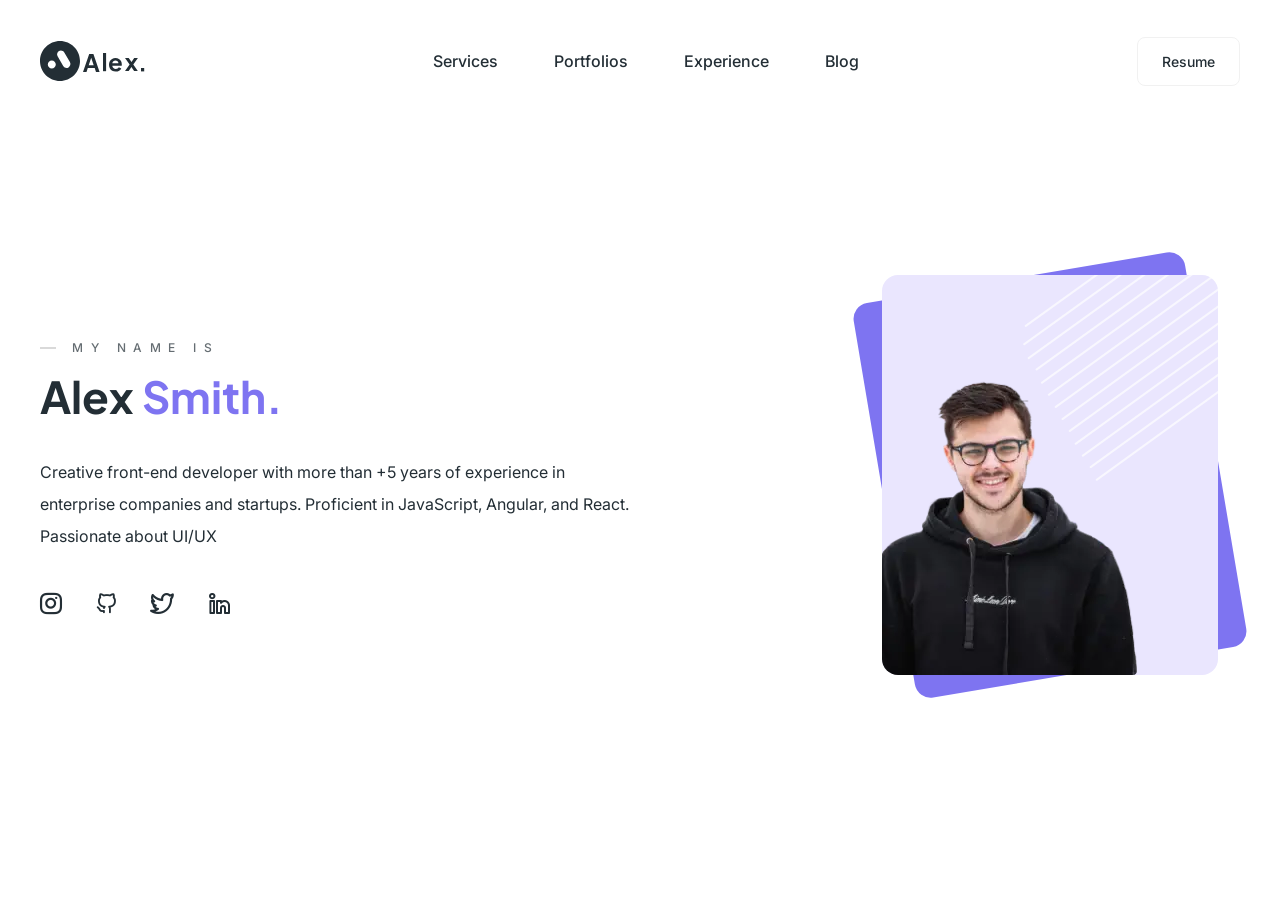
<file: index.html>
<!DOCTYPE html>
<html lang="ru">

<head>
	<title>Главная</title>
	<meta charset="UTF-8">
	<meta name="format-detection" content="telephone=no">
	<!-- <style>body{opacity: 0;}</style> -->
	<link rel="stylesheet" href="css/style.min.css?_v=20221228214704">
	<link rel="shortcut icon" href="favicon.ico">
	<!-- <meta name="robots" content="noindex, nofollow"> -->
	<meta name="viewport" content="width=device-width, initial-scale=1.0">
</head>

<body>
	<div data-fp class="wrapper">
		<header class="header">
			<div class="header__container">
				<a href="" class="header__logo"><img src="img/logo.svg" alt="Logo"></a>
				<div class="header__menu menu">
					<nav class="menu__body">
						<ul class="menu__list">
							<li class="menu__item"><a data-goto=".services" href="#" class="menu__link">Services</a></li>
							<li class="menu__item"><a data-goto=".portfolio" href="#" class="menu__link">Portfolios</a></li>
							<li class="menu__item"><a data-goto=".career" href="#" class="menu__link">Experience</a></li>
							<li class="menu__item"><a data-goto=".blog" href="#" class="menu__link">Blog</a></li>
						</ul>
					</nav>
				</div>
				<div class="header__actions">
					<a href="#" class="header__button">Resume</a>
					<button class="icon-menu"><span></span></button>
				</div>
			</div>
		</header>
		<main class="page">
			<section data-fp-section class="page__main main-section">
				<div class="main-section__container">
					<div class="main-section__content">
						<div class="main-section__title title">
							<div class="title__label">MY NAME IS</div>
							<h1 class="title__value title__value_big">Alex <span>Smith.</span></h1>
						</div>
						<div class="main-section__text text">
							Creative front-end developer with more than +5 years of experience in enterprise companies
							and startups. Proficient in JavaScript, Angular, and React. Passionate about UI/UX
						</div>
						<ul class="main-section__social social">
							<li class="social__item">
								<a href="" class="social__link _icon-s-instagram"></a>
							</li>
							<li class="social__item">
								<a href="" class="social__link _icon-s-git"></a>
							</li>
							<li class="social__item">
								<a href="" class="social__link _icon-s-twitter"></a>
							</li>
							<li class="social__item">
								<a href="" class="social__link _icon-s-linkedin"></a>
							</li>
						</ul>
					</div>
					<div class="main-section__decor decor-main-section">
						<div class="decor-main-section__box">
							<div class="decor-main-section__image">
								<picture><source srcset="img/main/picture.webp" type="image/webp"><img class="decor-main-section__picture" src="img/main/picture.png" alt="Picture"></picture>
							</div>
						</div>
					</div>
				</div>
			</section>
			<section data-fp-section class="page__services services">
				<div class="services__container">
					<div class="services__title title">
						<div class="title__label">SERVICES</div>
						<h2 class="title__value">Specialized in</h2>
					</div>
					<div class="services__items">
						<article class="services__item item-service">
							<div class="item-service__icon">
								<img src="img/services/icons/01.svg" alt="Icon">
							</div>
							<h4 class="item-service__title">UI/UX Design</h4>
							<div class="item-service__text">Turn what you have in mind of a digital product into
								reality. For any platform you consider.</div>
						</article>
						<article class="services__item item-service">
							<div class="item-service__icon">
								<img src="img/services/icons/02.svg" alt="Icon">
							</div>
							<h4 class="item-service__title">Application Development</h4>
							<div class="item-service__text">Standard designing, building, and implementing your
								applications with documentation.</div>
						</article>
						<article class="services__item item-service">
							<div class="item-service__icon">
								<img src="img/services/icons/03.svg" alt="Icon">
							</div>
							<h4 class="item-service__title">Web Development</h4>
							<div class="item-service__text">Create and maintain your websites and also take care of its
								performance and traffic capacity.</div>
						</article>
					</div>
				</div>
			</section>
			<section data-fp-section class="page__portfolio portfolio">
				<div class="portfolio__container">
					<div class="portfolio__header">
						<div class="portfolio__title title">
							<div class="title__label">MY WORKS</div>
							<h2 class="title__value">Featured Portfolios</h2>
						</div>
						<div class="portfolio__controls">
							<button type="button" class="portfolio__arrow portfolio__arrow_left _icon-slider-arrow"></button>
							<button type="button" class="portfolio__arrow portfolio__arrow_right _icon-slider-arrow"></button>
						</div>
					</div>
					<div class="portfolio__slider swiper">
						<div class="portfolio__wrapper swiper-wrapper">
							<div class="portfolio__slide swiper-slide">
								<article class="item-portfolio">
									<a href="" class="item-portfolio__image-ibg">
										<picture><source srcset="img/portfolio/01.webp" type="image/webp"><img src="img/portfolio/01.jpg" alt="Agency Website."></picture>
									</a>
									<div class="item-portfolio__body">
										<h4 class="item-portfolio__title">
											<a href="" class="item-portfolio__link-title">Agency Website.</a>
										</h4>
										<div class="item-portfolio__footer">
											<a href="" class="item-portfolio__category category-link">WordPress</a>
											<a href="" class="item-portfolio__link _icon-link"></a>
										</div>
									</div>
								</article>
							</div>
							<div class="portfolio__slide swiper-slide">
								<article class="item-portfolio">
									<a href="" class="item-portfolio__image-ibg">
										<picture><source srcset="img/portfolio/02.webp" type="image/webp"><img src="img/portfolio/02.jpg" alt="Dashboard Website."></picture>
									</a>
									<div class="item-portfolio__body">
										<h4 class="item-portfolio__title">
											<a href="" class="item-portfolio__link-title">Dashboard Website.</a>
										</h4>
										<div class="item-portfolio__footer">
											<a href="" class="item-portfolio__category category-link">React</a>
											<a href="" class="item-portfolio__link _icon-link"></a>
										</div>
									</div>
								</article>
							</div>
							<div class="portfolio__slide swiper-slide">
								<article class="item-portfolio">
									<a href="" class="item-portfolio__image-ibg">
										<picture><source srcset="img/portfolio/03.webp" type="image/webp"><img src="img/portfolio/03.jpg" alt="Support Center Website."></picture>
									</a>
									<div class="item-portfolio__body">
										<h4 class="item-portfolio__title">
											<a href="" class="item-portfolio__link-title">Support Center Website.</a>
										</h4>
										<div class="item-portfolio__footer">
											<a href="" class="item-portfolio__category category-link">PHP</a>
											<a href="" class="item-portfolio__link _icon-link"></a>
										</div>
									</div>
								</article>
							</div>
							<div class="portfolio__slide swiper-slide">
								<article class="item-portfolio">
									<a href="" class="item-portfolio__image-ibg">
										<picture><source srcset="img/portfolio/02.webp" type="image/webp"><img src="img/portfolio/02.jpg" alt="Dashboard Website."></picture>
									</a>
									<div class="item-portfolio__body">
										<h4 class="item-portfolio__title">
											<a href="" class="item-portfolio__link-title">Dashboard Website.</a>
										</h4>
										<div class="item-portfolio__footer">
											<a href="" class="item-portfolio__category category-link">React</a>
											<a href="" class="item-portfolio__link _icon-link"></a>
										</div>
									</div>
								</article>
							</div>
						</div>
					</div>
				</div>
			</section>
			<section data-fp-section class="page__career career">
				<div data-tabs="768" class="career__container">
					<div class="career__body">
						<div class="career__title title">
							<div class="title__label">career path</div>
							<h2 class="title__value">Work Experices</h2>
						</div>
						<nav data-tabs-titles class="career__navigation navigation-career">
							<button type="button" class="navigation-career__title _tab-active">Apple</button>
							<button type="button" class="navigation-career__title">Microsoft</button>
							<button type="button" class="navigation-career__title">Facebook</button>
							<button type="button" class="navigation-career__title">Slack</button>
						</nav>
						<div data-tabs-body class="career__content content-career">
							<div class="content-career__body">
								<div class="content-career__header">
									<div class="content-career__title">Front-end Developer <a href="" class="content-career__link-title">Apple .Inc</a></div>
									<div class="content-career__location">California, United States</div>
									<div class="content-career__time">Nov 2020 - Present · Full-time</div>
									<div class="content-career__categories">
										<a href="" class="category-link">Swift</a>
										<a href="" class="category-link">Go</a>
									</div>
								</div>
								<div class="content-career__main">
									<ul class="content-career__list list-content-career">
										<li class="list-content-career__item">Improving overall website performance for
											mobile users.</li>
										<li class="list-content-career__item">Collaborate with back-end developers and
											web
											designers to improve usability</li>
										<li class="list-content-career__item">Add voice search feature for mobile app.
										</li>
										<li class="list-content-career__item">Developing an admin panel to manage
											contents,
											users, products and ...</li>
									</ul>
								</div>
							</div>
							<div class="content-career__body">
								<div class="content-career__header">
									<div class="content-career__title">Front-end Developer <a href="" class="content-career__link-title">Microsoft .Inc</a></div>
									<div class="content-career__location">California, United States</div>
									<div class="content-career__time">Nov 2020 - Present · Full-time</div>
									<div class="content-career__categories">
										<a href="" class="category-link">Swift</a>
										<a href="" class="category-link">Go</a>
									</div>
								</div>
								<div class="content-career__main">
									<ul class="content-career__list list-content-career">
										<li class="list-content-career__item">Improving overall website performance for
											mobile users.</li>
										<li class="list-content-career__item">Collaborate with back-end developers and
											web
											designers to improve usability</li>
										<li class="list-content-career__item">Add voice search feature for mobile app.
										</li>
										<li class="list-content-career__item">Developing an admin panel to manage
											contents,
											users, products and ...</li>
									</ul>
								</div>
							</div>
							<div class="content-career__body">
								<div class="content-career__header">
									<div class="content-career__title">Front-end Developer <a href="" class="content-career__link-title">Facebook .Inc</a></div>
									<div class="content-career__location">California, United States</div>
									<div class="content-career__time">Nov 2020 - Present · Full-time</div>
									<div class="content-career__categories">
										<a href="" class="category-link">Swift</a>
										<a href="" class="category-link">Go</a>
									</div>
								</div>
								<div class="content-career__main">
									<ul class="content-career__list list-content-career">
										<li class="list-content-career__item">Improving overall website performance for
											mobile users.</li>
										<li class="list-content-career__item">Collaborate with back-end developers and
											web
											designers to improve usability</li>
										<li class="list-content-career__item">Add voice search feature for mobile app.
										</li>
										<li class="list-content-career__item">Developing an admin panel to manage
											contents,
											users, products and ...</li>
									</ul>
								</div>
							</div>
							<div class="content-career__body">
								<div class="content-career__header">
									<div class="content-career__title">Front-end Developer <a href="" class="content-career__link-title">Slack .Inc</a></div>
									<div class="content-career__location">California, United States</div>
									<div class="content-career__time">Nov 2020 - Present · Full-time</div>
									<div class="content-career__categories">
										<a href="" class="category-link">Swift</a>
										<a href="" class="category-link">Go</a>
									</div>
								</div>
								<div class="content-career__main">
									<ul class="content-career__list list-content-career">
										<li class="list-content-career__item">Improving overall website performance for
											mobile users.</li>
										<li class="list-content-career__item">Collaborate with back-end developers and
											web
											designers to improve usability</li>
										<li class="list-content-career__item">Add voice search feature for mobile app.
										</li>
										<li class="list-content-career__item">Developing an admin panel to manage
											contents,
											users, products and ...</li>
									</ul>
								</div>
							</div>
						</div>
					</div>
				</div>
			</section>
			<section data-fp-section class="page__blog blog">
				<div class="blog__container">
					<div class="blog__title title">
						<div class="title__label">MY ARTICLES</div>
						<h2 class="title__value">Personal Blog</h2>
					</div>
					<div class="blog__items">
						<article class="blog__item item-blog">
							<a href="" class="item-blog__image-ibg">
								<picture><source srcset="img/blog/01.webp" type="image/webp"><img src="img/blog/01.jpg" alt="How to prototype in figma"></picture>
							</a>
							<div class="item-blog__body">
								<h4 class="item-blog__title">
									<a href="" class="item-blog__link-title">How to prototype in figma</a>
								</h4>
								<div class="item-blog__date date">July 15, 2021</div>
								<div class="item-blog__text text">Lorem ipsum dolor sit amet, consectetur adipiscing
									elit. Fusce id magna nec ante scelerisque laoreet. Fusce finibus ...</div>
								<a href="" class="item-blog__link">Continue Reading</a>
							</div>
						</article>
						<article class="blog__item item-blog">
							<a href="" class="item-blog__image-ibg">
								<picture><source srcset="img/blog/02.webp" type="image/webp"><img src="img/blog/02.jpg" alt="Being more productive with Notion."></picture>
							</a>
							<div class="item-blog__body">
								<h4 class="item-blog__title">
									<a href="" class="item-blog__link-title">Being more productive with Notion.</a>
								</h4>
								<div class="item-blog__date date">Aug 8, 2020</div>
								<div class="item-blog__text text">Lorem ipsum dolor sit amet, consectetur adipiscing
									elit. Fusce id magna nec ante scelerisque laoreet. Fusce finibus ...</div>
								<a href="" class="item-blog__link">Continue Reading</a>
							</div>
						</article>
						<article class="blog__item item-blog">
							<a href="" class="item-blog__image-ibg">
								<picture><source srcset="img/blog/03.webp" type="image/webp"><img src="img/blog/03.jpg" alt="Beginners guide to adobe illustrator"></picture>
							</a>
							<div class="item-blog__body">
								<h4 class="item-blog__title">
									<a href="" class="item-blog__link-title">Beginners guide to adobe illustrator</a>
								</h4>
								<div class="item-blog__date date">Feb 19, 2021</div>
								<div class="item-blog__text text">Lorem ipsum dolor sit amet, consectetur adipiscing
									elit. Fusce id magna nec ante scelerisque laoreet. Fusce finibus ...</div>
								<a href="" class="item-blog__link">Continue Reading</a>
							</div>
						</article>
					</div>
				</div>
			</section>
			<section data-fp-section class="page__testimonials testimonials">
				<div class="testimonials__container">
					<div class="testimonials__title title">
						<div class="title__label">MY CLIENTS</div>
						<h2 class="title__value">Testimonials</h2>
					</div>
					<div class="testimonials__items">
						<div class="testimonials__item item-testimonials">
							<div class="item-testimonials__avatar-ibg">
								<picture><source srcset="img/testimonials/01.webp" type="image/webp"><img src="img/testimonials/01.jpg" alt="Amelia Miller"></picture>
							</div>
							<div class="item-testimonials__text text">We were very pleased to hear how you resolved our
								website's user interface issues and challenges.</div>
							<div class="item-testimonials__name">Amelia Miller</div>
							<div class="item-testimonials__profession date">Designer</div>
						</div>
						<div class="testimonials__item item-testimonials">
							<div class="item-testimonials__avatar-ibg">
								<picture><source srcset="img/testimonials/02.webp" type="image/webp"><img src="img/testimonials/02.jpg" alt="James Delaney"></picture>
							</div>
							<div class="item-testimonials__text text">I’m glad I decided to work with you. The project
								was delivered on time with all the requirements.</div>
							<div class="item-testimonials__name">James Delaney</div>
							<div class="item-testimonials__profession date">Developer</div>
						</div>
						<div class="testimonials__item item-testimonials">
							<div class="item-testimonials__avatar-ibg">
								<picture><source srcset="img/testimonials/03.webp" type="image/webp"><img src="img/testimonials/03.jpg" alt="Isabella Bennett"></picture>
							</div>
							<div class="item-testimonials__text text">The management of our projects was always faced
								with difficulties, but you handled these well.</div>
							<div class="item-testimonials__name">Isabella Bennett</div>
							<div class="item-testimonials__profession date">Manager</div>
						</div>
					</div>
				</div>
			</section>
			<section data-fp-section class="page__skills skills">
				<div class="skills__container">
					<div class="skills__title title">
						<div class="title__label">LEARNING PATH</div>
						<h2 class="title__value">Education & Skills</h2>
					</div>
					<div class="skills__body">
						<div class="skills__timeline timeline">
							<div class="timeline__item">
								<div class="timeline__title">Kingston university</div>
								<div class="timeline__text">Master's degree - Software Engineering</div>
								<div class="timeline__date">2019 - 2021</div>
							</div>
							<div class="timeline__item">
								<div class="timeline__title">Kingston university</div>
								<div class="timeline__text">Bachelor's degree - Computer Engineering</div>
								<div class="timeline__date">2015 - 2019</div>
							</div>
							<div class="timeline__item">
								<div class="timeline__title">Westminster School </div>
								<div class="timeline__text">Diploma's degree - Mathematics</div>
								<div class="timeline__date">2013 - 2015</div>
							</div>
						</div>
						<div class="skills__content content-skills">
							<div class="content-skills__text text">
								<p>For 5+ years, I have been continuously learning in the field of front-end and
									experimenting with new technologies and frameworks, and here you can see a summary
									of my skills.</p>
							</div>
							<div class="content-skills__items">
								<div class="content-skills__item">
									<div class="content-skills__label">React</div>
									<div class="content-skills__line">
										<span style="width: 67.5%;"></span>
									</div>
								</div>
								<div class="content-skills__item">
									<div class="content-skills__label">Angular</div>
									<div class="content-skills__line">
										<span style="width: 52%;"></span>
									</div>
								</div>
								<div class="content-skills__item">
									<div class="content-skills__label">Javascript</div>
									<div class="content-skills__line">
										<span style="width: 63.8%;"></span>
									</div>
								</div>
							</div>
						</div>
					</div>
				</div>
			</section>
		</main>
		<div data-fp-section class="page__bottom bottom-page">
			<section class="page__contacts contacts">
				<div class="contacts__container">
					<div class="contacts__content">
						<form action="" class="contacts__form form">
							<div class="form__item">
								<input autocomplete="off" type="text" name="form[]" data-error="Error" data-required placeholder="Name" class="form__input">
							</div>
							<div class="form__item">
								<input autocomplete="off" type="text" name="form[]" data-error="Error" data-required="email" placeholder="Email" class="form__input">
							</div>
							<div class="form__item">
								<textarea autocomplete="off" name="form[]" data-error="Error" placeholder="Message" class="form__input"></textarea>
							</div>
							<div class="form__item">
								<button type="submit" class="form__button">Send Message</button>
							</div>
						</form>
						<div class="contacts__body">
							<ul class="contacts__list list-contacts">
								<li class="list-contacts__item">
									<div class="list-contacts__icon">
										<img src="img/contacts/icons/01.svg" alt="Address">
									</div>
									<div class="list-contacts__body">
										<div class="list-contacts__title">Address</div>
										<a href="" class="list-contacts__text">3424 Layman Avenue, Fayetteville, NC</a>
									</div>
								</li>
								<li class="list-contacts__item">
									<div class="list-contacts__icon">
										<img src="img/contacts/icons/02.svg" alt="Phone">
									</div>
									<div class="list-contacts__body">
										<div class="list-contacts__title">Phone</div>
										<a href="tel:5014141541" class="list-contacts__text">(501) 414-1541</a>
									</div>
								</li>
								<li class="list-contacts__item">
									<div class="list-contacts__icon">
										<img src="img/contacts/icons/03.svg" alt="E-Mail">
									</div>
									<div class="list-contacts__body">
										<div class="list-contacts__title">E-Mail</div>
										<a href="mailto:devchapter@gmail.com" class="list-contacts__text">devchapter@gmail.com</a>
									</div>
								</li>
							</ul>
						</div>
					</div>
				</div>
			</section>
			<footer class="footer">
				<div class="footer__container">
					<ul class="footer__social social">
						<li class="social__item">
							<a href="" class="social__link _icon-s-instagram"></a>
						</li>
						<li class="social__item">
							<a href="" class="social__link _icon-s-git"></a>
						</li>
						<li class="social__item">
							<a href="" class="social__link _icon-s-twitter"></a>
						</li>
						<li class="social__item">
							<a href="" class="social__link _icon-s-linkedin"></a>
						</li>
					</ul>
					<div class="footer__copy">© 2022 - DevChapter</div>
				</div>
			</footer>
		</div>
	</div>
	<!-- <div id="popup" aria-hidden="true" class="popup">
	<div class="popup__wrapper">
		<div class="popup__content">
			<button data-close type="button" class="popup__close">Закрыть</button>
			<div class="popup__text">
				Text
			</div>
		</div>
	</div>
</div> -->
	<script src="js/app.min.js?_v=20221228214704"></script>
</body>

</html>
</file>
<file: css/style.min.css>
@charset "UTF-8";@import url(https://fonts.googleapis.com/css?family=Inter:regular,500&display=swap);@import url(https://fonts.googleapis.com/css?family=Plus+Jakarta+Sans:500,700&display=swap);@font-face{font-family:icons;font-display:swap;src:url(../fonts/icons.woff2) format("woff2"),url(../fonts/icons.woff) format("woff");font-weight:400;font-style:normal}.navigation-career__title::after,[class*=_icon-]:before{font-family:icons;font-style:normal;font-weight:400;font-variant:normal;text-transform:none;line-height:1;-webkit-font-smoothing:antialiased;-moz-osx-font-smoothing:grayscale}[class*=_icon-]:before{display:block}._icon-link:before{content:"\e900"}._icon-s-git:before{content:"\e901"}._icon-s-instagram:before{content:"\e902"}._icon-slider-arrow:before{content:"\e903"}._icon-s-linkedin:before{content:"\e904"}._icon-s-twitter:before{content:"\e905"}*{padding:0;margin:0;border:0}*,:after,:before{-webkit-box-sizing:border-box;box-sizing:border-box}body,html{height:100%;min-width:320px}body{color:#232e35;line-height:1;font-family:Inter;font-size:1rem;-ms-text-size-adjust:100%;-moz-text-size-adjust:100%;-webkit-text-size-adjust:100%;-webkit-font-smoothing:antialiased;-moz-osx-font-smoothing:grayscale}button,input,textarea{font-family:Inter;font-size:inherit}button{cursor:pointer;color:inherit;background-color:inherit}a{color:inherit;text-decoration:none}ul li{list-style:none}img{vertical-align:top}h1,h2,h3,h4,h5,h6{font-weight:inherit;font-size:inherit}.lock body{overflow:hidden;-ms-touch-action:none;touch-action:none;-ms-scroll-chaining:none;overscroll-behavior:none}.wrapper{min-height:100%;display:-webkit-box;display:-ms-flexbox;display:flex;-webkit-box-orient:vertical;-webkit-box-direction:normal;-ms-flex-direction:column;flex-direction:column;overflow:hidden}.wrapper>main{-webkit-box-flex:1;-ms-flex:1 1 auto;flex:1 1 auto}.wrapper>*{min-width:0}[class*=__container]{min-height:100%;max-width:76.875rem;margin:0 auto;padding:0 .9375rem}.fp-init body{overflow:hidden;-ms-touch-action:none;touch-action:none;-ms-scroll-chaining:none;overscroll-behavior:none}[data-fp]{min-height:100vh}.touch [data-fp]{min-height:calc(var(--vh,1vh) * 100)}.fp-init [data-fp]{z-index:1;-ms-touch-action:none;touch-action:none;position:relative;overflow:hidden}.fp-switching [data-fp-section]{-ms-touch-action:none;touch-action:none}.fp-init [data-fp-section]{position:absolute;top:0;left:0;right:0;bottom:0;width:100%;height:100%;overflow:auto}.fp-init .cards-mode [data-fp-section],.fp-init .slider-mode [data-fp-section]{-webkit-transition:-webkit-transform .7s cubic-bezier(.55,.085,0,.99) 0s;transition:-webkit-transform .7s cubic-bezier(.55,.085,0,.99) 0s;-o-transition:transform .7s cubic-bezier(.55,.085,0,.99) 0s;transition:transform .7s cubic-bezier(.55,.085,0,.99) 0s;transition:transform .7s cubic-bezier(.55,.085,0,.99) 0s,-webkit-transform .7s cubic-bezier(.55,.085,0,.99) 0s}.fp-init .fade-mode [data-fp-section]{-webkit-transition:opacity .5s ease-in-out 0s,visibility .5s ease-in-out 0s;-o-transition:opacity .5s ease-in-out 0s,visibility .5s ease-in-out 0s;transition:opacity .5s ease-in-out 0s,visibility .5s ease-in-out 0s}.fp-bullets{position:fixed;top:50%;-webkit-transform:translate(0,-50%);-ms-transform:translate(0,-50%);transform:translate(0,-50%);right:2.5rem;max-height:100%;display:-webkit-box;display:-ms-flexbox;display:flex;-webkit-box-orient:vertical;-webkit-box-direction:normal;-ms-flex-direction:column;flex-direction:column;-ms-flex-wrap:wrap;flex-wrap:wrap;-webkit-box-align:center;-ms-flex-align:center;align-items:center;-webkit-box-pack:center;-ms-flex-pack:center;justify-content:center;z-index:2;gap:.625rem}.fp-bullets .fp-bullet{cursor:pointer;width:1.25rem;height:1.25rem;-webkit-box-flex:0;-ms-flex:0 0 1.25rem;flex:0 0 1.25rem;border-radius:.625rem;background-color:#100c46;-webkit-box-shadow:0 0 .1875rem #6257fe,0 0 1.875rem rgba(255,255,255,.8);box-shadow:0 0 .1875rem #6257fe,0 0 1.875rem rgba(255,255,255,.8);border:.0625rem solid #fff;opacity:.6;-webkit-transition:opacity .4s ease-in-out 0s,background-color .4s ease-in-out 0s,-webkit-transform .4s ease-in-out 0s,-webkit-box-shadow .4s ease-in-out 0s;transition:opacity .4s ease-in-out 0s,background-color .4s ease-in-out 0s,-webkit-transform .4s ease-in-out 0s,-webkit-box-shadow .4s ease-in-out 0s;-o-transition:transform .4s ease-in-out 0s,opacity .4s ease-in-out 0s,background-color .4s ease-in-out 0s,box-shadow .4s ease-in-out 0s;transition:transform .4s ease-in-out 0s,opacity .4s ease-in-out 0s,background-color .4s ease-in-out 0s,box-shadow .4s ease-in-out 0s;transition:transform .4s ease-in-out 0s,opacity .4s ease-in-out 0s,background-color .4s ease-in-out 0s,box-shadow .4s ease-in-out 0s,-webkit-transform .4s ease-in-out 0s,-webkit-box-shadow .4s ease-in-out 0s}.fp-bullets .fp-bullet-active{opacity:1;background-color:#6257fe;-webkit-transform:translate3D(-.3125rem,-.125rem,0);-ms-transform:translate3D(-.3125rem,-.125rem,0);transform:translate3D(-.3125rem,-.125rem,0);-webkit-box-shadow:.3125rem .125rem .1875rem #100c46,0 0 1.875rem rgba(255,255,255,.8);box-shadow:.3125rem .125rem .1875rem #100c46,0 0 1.875rem rgba(255,255,255,.8)}[class*=-ibg]{position:relative}[class*=-ibg] img{position:absolute;width:100%;height:100%;top:0;left:0;-o-object-fit:cover;object-fit:cover}[class*=-ibg_contain] img{-o-object-fit:contain;object-fit:contain}.title__label{text-transform:uppercase;font-weight:500;font-size:.75rem;line-height:2;letter-spacing:.625em;color:#656d72;display:-webkit-box;display:-ms-flexbox;display:flex;-webkit-box-align:center;-ms-flex-align:center;align-items:center;gap:1rem}.title__label::before{content:"";width:1rem;height:.125rem;background-color:#d9d9d9}.title__label:not(:last-child){margin-bottom:.75em}.title__value{font-family:"Plus Jakarta Sans";font-weight:700;line-height:1.25}.title__value span{color:#7e74f1}.title__value_big{line-height:1.25}.text{line-height:2}.text p:not(:last-child){margin-bottom:.9375rem}.social{display:-webkit-box;display:-ms-flexbox;display:flex;-ms-flex-wrap:wrap;flex-wrap:wrap;-webkit-box-align:center;-ms-flex-align:center;align-items:center;row-gap:.3125rem}.social__link{font-size:1.375rem;-webkit-transition:all .3s ease 0s;-o-transition:all .3s ease 0s;transition:all .3s ease 0s}.category-link{display:inline-block;border:1px solid #f1f1f1;border-radius:.25rem;color:#656d72;font-size:.75rem;padding:.25rem .5rem;line-height:1.25;-webkit-transition:all .3s ease 0s;-o-transition:all .3s ease 0s;transition:all .3s ease 0s}.date{padding:.25rem .5rem;display:inline-block;background:#fbfbfb;border-radius:.25rem;color:#656d72;font-size:.75rem;line-height:1.25}.header{position:fixed;width:100%;top:0;left:0;z-index:100;background-color:rgba(255,255,255,.75)}.header__container{display:-webkit-box;display:-ms-flexbox;display:flex;-webkit-box-align:center;-ms-flex-align:center;align-items:center;-webkit-box-pack:justify;-ms-flex-pack:justify;justify-content:space-between;gap:.9375rem;padding-bottom:.3125rem;padding-top:.3125rem;min-height:123px}.header__logo{position:relative;z-index:5}.header__button{position:relative;z-index:5;border:.0625rem solid #f1f1f1;border-radius:.5rem;font-weight:500;font-size:.875rem;line-height:1.2142857143;padding:.9375rem 1.5rem;-webkit-transition:all .3s ease 0s;-o-transition:all .3s ease 0s;transition:all .3s ease 0s}.header__actions{display:-webkit-box;display:-ms-flexbox;display:flex;gap:.9375rem;-webkit-box-align:center;-ms-flex-align:center;align-items:center}.menu__item{text-align:center}.menu__link{font-weight:500;line-height:1.1875;-webkit-transition:color .3s ease 0s;-o-transition:color .3s ease 0s;transition:color .3s ease 0s}.icon-menu{display:none}.bottom-page{display:-webkit-box;display:-ms-flexbox;display:flex;-webkit-box-orient:vertical;-webkit-box-direction:normal;-ms-flex-direction:column;flex-direction:column}.footer__container{display:-webkit-box;display:-ms-flexbox;display:flex;-webkit-box-pack:center;-ms-flex-pack:center;justify-content:center;-webkit-box-align:center;-ms-flex-align:center;align-items:center;-webkit-box-orient:vertical;-webkit-box-direction:normal;-ms-flex-direction:column;flex-direction:column;gap:.9375rem}.footer__social .social__link{color:#656d72}.footer__copy{color:#656d72;font-size:.875rem;line-height:1.2142857143}.main-section__container{display:-ms-grid;display:grid;-webkit-box-align:center;-ms-flex-align:center;align-items:center;-ms-grid-columns:(1fr)[2];grid-template-columns:repeat(2,1fr);padding-top:5rem;padding-bottom:1.875rem;-webkit-column-gap:1.25rem;-moz-column-gap:1.25rem;column-gap:1.25rem}.decor-main-section{max-width:336px;margin:0 1.375rem;-ms-grid-column-align:center;justify-self:center}.decor-main-section__box{position:relative;padding-bottom:119.0476190476%}.decor-main-section__box::after,.decor-main-section__box::before{content:"";position:absolute;top:0;left:0;width:100%;height:100%;border-radius:1rem}.decor-main-section__box::before{z-index:1;background-color:#7e74f1;-webkit-transform:rotate(-9.55deg);-ms-transform:rotate(-9.55deg);transform:rotate(-9.55deg)}.decor-main-section__box::after{z-index:2;background:#eae6fe url(../img/main/lines.svg) top right/58% no-repeat}.decor-main-section__image{position:absolute;width:100%;height:100%;top:0;left:0;border-radius:1rem;overflow:hidden}.decor-main-section__picture{z-index:3;position:absolute;bottom:0;left:0;max-width:100%}.services{background-color:#fbfbfb}.services__container{display:-webkit-box;display:-ms-flexbox;display:flex;-webkit-box-orient:vertical;-webkit-box-direction:normal;-ms-flex-direction:column;flex-direction:column;-webkit-box-pack:center;-ms-flex-pack:center;justify-content:center;-webkit-box-align:center;-ms-flex-align:center;align-items:center;padding-bottom:1.875rem;padding-top:5rem}.services__items{width:100%;display:-ms-grid;display:grid;grid-template-columns:repeat(auto-fill,minmax(17.5rem,1fr))}.item-service{background-color:#fff;border-radius:.5rem;display:-ms-grid;display:grid;justify-items:center;text-align:center}.item-service__icon{width:3.5rem;height:3.5rem;display:-webkit-box;display:-ms-flexbox;display:flex;-webkit-box-pack:center;-ms-flex-pack:center;justify-content:center;-webkit-box-align:center;-ms-flex-align:center;align-items:center;border-radius:50%;background-color:#f5f3fe}.item-service__icon:not(:last-child){margin-bottom:1.5rem}.item-service__title{font-weight:500;line-height:1.25}.item-service__title:not(:last-child){margin-bottom:1rem}.item-service__text{font-size:.875rem;line-height:1.7142857143}.portfolio__container{display:-webkit-box;display:-ms-flexbox;display:flex;-webkit-box-orient:vertical;-webkit-box-direction:normal;-ms-flex-direction:column;flex-direction:column;-webkit-box-pack:center;-ms-flex-pack:center;justify-content:center;padding-bottom:1.875rem;padding-top:5rem}.portfolio__header{display:-webkit-box;display:-ms-flexbox;display:flex;gap:1.25rem;-webkit-box-align:center;-ms-flex-align:center;align-items:center;-webkit-box-pack:justify;-ms-flex-pack:justify;justify-content:space-between}.portfolio__controls{display:-webkit-box;display:-ms-flexbox;display:flex;-webkit-box-align:center;-ms-flex-align:center;align-items:center;gap:1rem;-webkit-box-pack:center;-ms-flex-pack:center;justify-content:center}.portfolio__arrow{width:2.5rem;height:2.5rem;background:#eae6fe;border-radius:1rem;color:#7e74f1;font-size:.75rem;-webkit-transition:background-color .3s ease 0s;-o-transition:background-color .3s ease 0s;transition:background-color .3s ease 0s}.portfolio__arrow.swiper-button-disabled{opacity:.5;cursor:default;background:#eae6fe;color:#7e74f1}.portfolio__arrow_left{-webkit-transform:rotate(-180deg);-ms-transform:rotate(-180deg);transform:rotate(-180deg)}.item-portfolio{border:1px solid #f5f5f5;border-radius:.5rem;overflow:hidden;display:-webkit-box;display:-ms-flexbox;display:flex;-webkit-box-orient:vertical;-webkit-box-direction:normal;-ms-flex-direction:column;flex-direction:column;min-height:100%}.item-portfolio__image-ibg{overflow:hidden;padding-bottom:81.7174515235%;opacity:.5;-webkit-transition:opacity .8s ease 0s;-o-transition:opacity .8s ease 0s;transition:opacity .8s ease 0s}.item-portfolio__image-ibg img{-o-object-position:top;object-position:top;-webkit-transition:-webkit-transform .8s ease 0s;transition:-webkit-transform .8s ease 0s;-o-transition:transform .8s ease 0s;transition:transform .8s ease 0s;transition:transform .8s ease 0s,-webkit-transform .8s ease 0s}.item-portfolio__body{padding:1.5rem;display:-webkit-box;display:-ms-flexbox;display:flex;-webkit-box-orient:vertical;-webkit-box-direction:normal;-ms-flex-direction:column;flex-direction:column;gap:1rem;-webkit-box-flex:1;-ms-flex:1 1 auto;flex:1 1 auto}.item-portfolio__title{-webkit-box-flex:1;-ms-flex:1 1 100%;flex:1 1 100%;min-height:100%}.item-portfolio__link-title{color:#232e35;font-weight:500;line-height:1.25;-webkit-transition:color .3s ease 0s;-o-transition:color .3s ease 0s;transition:color .3s ease 0s}.item-portfolio__footer{display:-webkit-box;display:-ms-flexbox;display:flex;-webkit-box-align:center;-ms-flex-align:center;align-items:center;gap:1rem}.item-portfolio__link{-webkit-transition:color .3s ease 0s;-o-transition:color .3s ease 0s;transition:color .3s ease 0s;font-size:.59375rem}.career{background:#fbfbfb}.career__container{display:-webkit-box;display:-ms-flexbox;display:flex;-webkit-box-orient:vertical;-webkit-box-direction:normal;-ms-flex-direction:column;flex-direction:column;-webkit-box-pack:center;-ms-flex-pack:center;justify-content:center;padding-bottom:1.875rem;padding-top:5rem}.career__body{display:-ms-grid;display:grid;-ms-grid-columns:auto;grid-template-columns:auto;-ms-grid-rows:auto;grid-template-rows:auto}._tab-spoller .career__navigation{display:none}.navigation-career{display:-ms-grid;display:grid;gap:.5625rem}.navigation-career__title{width:100%;padding:.875rem 1.5rem;line-height:1.1875;text-align:left;-webkit-transition:all .3s ease 0s;-o-transition:all .3s ease 0s;transition:all .3s ease 0s;display:-webkit-box;display:-ms-flexbox;display:flex;-webkit-box-pack:justify;-ms-flex-pack:justify;justify-content:space-between;-webkit-box-align:center;-ms-flex-align:center;align-items:center}.navigation-career__title:not(:last-child){margin-bottom:.5625rem}.navigation-career__title::after{font-size:.75rem;content:"\e903";display:none}._tab-spoller .navigation-career__title{border:1px solid rgba(101,109,114,.2)}._tab-spoller .navigation-career__title::after{display:block;-webkit-transform:rotate(90deg);-ms-transform:rotate(90deg);transform:rotate(90deg)}.navigation-career__title._tab-active{background-color:#fff;color:#7e74f1}.navigation-career__title._tab-active::after{display:block}._tab-spoller .navigation-career__title._tab-active::after{-webkit-transform:rotate(-90deg);-ms-transform:rotate(-90deg);transform:rotate(-90deg)}._tab-spoller .content-career__body{padding:.9375rem 0 .9375rem 0}.content-career__header{border-bottom:1px solid #f1f1f1}.content-career__title{font-weight:500;font-size:1.125rem;line-height:1.2777777778}.content-career__title:not(:last-child){margin-bottom:.5rem}.content-career__link-title{text-decoration:underline}.content-career__location{color:#656d72;font-size:.875rem;line-height:1.2142857143}.content-career__location:not(:last-child){margin-bottom:1rem}.content-career__time{color:#656d72;font-size:.875rem;line-height:1.7142857143}.content-career__time:not(:last-child){margin-bottom:1rem}.list-content-career__item{color:#656d72;line-height:1.1875;position:relative;padding-left:1.75rem}.list-content-career__item:not(:last-child){margin-bottom:1rem}.list-content-career__item::before{content:"";background-color:#d9d9d9;width:.625rem;height:.125rem;position:absolute;left:0;top:.625em}.blog__container{display:-webkit-box;display:-ms-flexbox;display:flex;-webkit-box-orient:vertical;-webkit-box-direction:normal;-ms-flex-direction:column;flex-direction:column;-webkit-box-pack:center;-ms-flex-pack:center;justify-content:center;-webkit-box-align:center;-ms-flex-align:center;align-items:center;padding-bottom:1.875rem;padding-top:5rem}.blog__items{-ms-grid-row-align:stretch;align-self:stretch;display:-ms-grid;display:grid;grid-template-columns:repeat(auto-fill,minmax(17.5rem,1fr))}.item-blog{min-height:100%;display:-webkit-box;display:-ms-flexbox;display:flex;border-radius:.5rem;overflow:hidden;border:1px solid #f1f1f1;-webkit-box-orient:vertical;-webkit-box-direction:normal;-ms-flex-direction:column;flex-direction:column}.item-blog__image-ibg{overflow:hidden;padding-bottom:67.3130193906%}.item-blog__image-ibg img{-webkit-transition:-webkit-transform .8s ease 0s;transition:-webkit-transform .8s ease 0s;-o-transition:transform .8s ease 0s;transition:transform .8s ease 0s;transition:transform .8s ease 0s,-webkit-transform .8s ease 0s}.item-blog__body{padding:1rem 1rem 1.5rem 1rem;display:-ms-grid;display:grid;gap:1rem}.item-blog__link-title{font-weight:500;line-height:1.5;-webkit-transition:color .3s ease 0s;-o-transition:color .3s ease 0s;transition:color .3s ease 0s}.item-blog__date{-ms-grid-column-align:start;justify-self:start}.item-blog__link{margin-top:1.5rem;-ms-grid-column-align:center;justify-self:center;-webkit-transition:color .3s ease 0s;-o-transition:color .3s ease 0s;transition:color .3s ease 0s}.testimonials{background:#fbfbfb}.testimonials__container{display:-webkit-box;display:-ms-flexbox;display:flex;-webkit-box-orient:vertical;-webkit-box-direction:normal;-ms-flex-direction:column;flex-direction:column;-webkit-box-pack:center;-ms-flex-pack:center;justify-content:center;padding-top:5rem;padding-bottom:1.875rem}.testimonials__items{display:-ms-grid;display:grid;row-gap:5rem;grid-template-columns:repeat(auto-fill,minmax(17.5rem,1fr))}.item-testimonials{background:#fff;border-radius:.5rem;display:-webkit-box;display:-ms-flexbox;display:flex;-webkit-box-orient:vertical;-webkit-box-direction:normal;-ms-flex-direction:column;flex-direction:column;padding-bottom:1.5rem}.item-testimonials__avatar-ibg{border-radius:50%;overflow:hidden;width:6rem;height:6rem;-ms-flex-item-align:center;-ms-grid-row-align:center;align-self:center;margin-top:-3rem}.item-testimonials__avatar-ibg:not(:last-child){margin-bottom:2rem}.item-testimonials__text{-webkit-box-flex:1;-ms-flex:1 1 auto;flex:1 1 auto}.item-testimonials__name{font-size:.875rem;font-weight:500;line-height:1.2857142857}.item-testimonials__name:not(:last-child){margin-bottom:.5625rem}.item-testimonials__profession{-ms-flex-item-align:start;align-self:flex-start}.skills__container{display:-webkit-box;display:-ms-flexbox;display:flex;-webkit-box-orient:vertical;-webkit-box-direction:normal;-ms-flex-direction:column;flex-direction:column;-webkit-box-pack:center;-ms-flex-pack:center;justify-content:center;padding-top:5rem;padding-bottom:1.875rem}.skills__body{display:-ms-grid;display:grid;gap:2.5rem}.timeline{display:-ms-grid;display:grid;gap:4rem;position:relative}.timeline::before{content:"";position:absolute;left:.75rem;top:.15625em;height:100%;width:1px;background-color:#f1f1f1}.timeline__item{padding-left:2.5rem;position:relative}.timeline__item::before{content:"";position:absolute;width:1rem;height:1rem;border-radius:50%;background-color:#f1f1f1;top:.15625em;left:.25rem;z-index:3}.timeline__item:last-child::after{content:"";position:absolute;width:1px;height:100%;left:.75rem;bottom:0;background-color:#fff;z-index:2}.timeline__title{line-height:1.25;font-weight:500}.timeline__title:not(:last-child){margin-bottom:.625rem}.timeline__text{font-size:.875rem;line-height:1.2142857143}.timeline__text:not(:last-child){margin-bottom:1.5rem}.timeline__date{line-height:1.0625;font-weight:500}.content-skills__items{display:-ms-grid;display:grid}.content-skills__label{font-weight:500;line-height:1.0625}.content-skills__label:not(:last-child){margin-bottom:1rem}.content-skills__line{background:#f5f3fe;height:8px;border-radius:.125rem;position:relative}.content-skills__line span{position:absolute;height:100%;top:0;left:0;border-radius:.125rem;background-color:#7e74f1}.contacts{margin-top:auto;background:#fbfbfb}.contacts__container{display:-webkit-box;display:-ms-flexbox;display:flex;-webkit-box-orient:vertical;-webkit-box-direction:normal;-ms-flex-direction:column;flex-direction:column;-webkit-box-pack:center;-ms-flex-pack:center;justify-content:center;padding-top:8.125rem;padding-bottom:1.875rem}.contacts__content{display:-webkit-box;display:-ms-flexbox;display:flex;-webkit-box-align:center;-ms-flex-align:center;align-items:center}.contacts__form{-webkit-box-flex:0;-ms-flex:0 1 50%;flex:0 1 50%}.contacts__body{-webkit-box-flex:0;-ms-flex:0 1 50%;flex:0 1 50%}.form{display:-ms-grid;display:grid;gap:1rem}.form__item:last-child{padding-top:1.375rem}.form__input{width:100%;height:3rem;background-color:#fff;border-radius:.5rem;padding:0 1.5rem;background-color:#fff}.form__input::-webkit-input-placeholder{color:#656d72}.form__input::-moz-placeholder{color:#656d72}.form__input:-ms-input-placeholder{color:#656d72}.form__input::-ms-input-placeholder{color:#656d72}.form__input::placeholder{color:#656d72}.form__input:focus::-webkit-input-placeholder{color:#232e35}.form__input:focus::-moz-placeholder{color:#232e35}.form__input:focus:-ms-input-placeholder{color:#232e35}.form__input:focus::-ms-input-placeholder{color:#232e35}.form__input:focus::placeholder{color:#232e35}.form__button{background-color:#7e74f1;padding:1rem;color:#fff;border-radius:.5rem;width:100%;-webkit-transition:background-color .3s ease 0s;-o-transition:background-color .3s ease 0s;transition:background-color .3s ease 0s}.form__error{padding:.3125rem 1.5rem 0 1.5rem;color:red;font-size:.75rem}textarea.form__input{height:11.875rem;resize:vertical;padding:1.5rem}.list-contacts{display:-ms-grid;display:grid}.list-contacts__item{display:-webkit-box;display:-ms-flexbox;display:flex;-webkit-box-align:center;-ms-flex-align:center;align-items:center;gap:1.5rem}.list-contacts__icon{-webkit-box-flex:0;-ms-flex:0 0 3.5rem;flex:0 0 3.5rem;height:3.5rem;display:-webkit-box;display:-ms-flexbox;display:flex;-webkit-box-pack:center;-ms-flex-pack:center;justify-content:center;-webkit-box-align:center;-ms-flex-align:center;align-items:center;background:#f5f3fe;border-radius:1rem}.list-contacts__title{font-weight:500}.list-contacts__title:not(:last-child){margin-bottom:.25rem}.list-contacts__text{font-size:.875rem;line-height:1.7142857143;-webkit-transition:color .3s ease 0s;-o-transition:color .3s ease 0s;transition:color .3s ease 0s}.swiper{overflow:hidden}.swiper-wrapper{width:100%;height:100%;-webkit-box-sizing:content-box;box-sizing:content-box;display:-webkit-box;display:-ms-flexbox;display:flex;position:relative}.swiper-vertical .swiper-wrapper{-webkit-box-orient:vertical;-webkit-box-direction:normal;-ms-flex-direction:column;flex-direction:column}.swiper-autoheight .swiper-wrapper{-webkit-box-align:start;-ms-flex-align:start;align-items:flex-start}.swiper-initialized .swiper-slide{-ms-flex-negative:0;flex-shrink:0}.swiper-android .swiper-slide,.swiper-android .swiper-wrapper{-webkit-transform:translate3d(0,0,0);transform:translate3d(0,0,0)}.swiper-button-lock{display:none!important}@media (min-width:47.99875em){.menu__list{display:-webkit-box;display:-ms-flexbox;display:flex;-ms-flex-wrap:wrap;flex-wrap:wrap;row-gap:.3125rem}.decor-main-section{-ms-grid-column-align:end;justify-self:end;width:100%}.career__body{-ms-grid-columns:auto 1fr;grid-template-columns:auto 1fr;-ms-grid-rows:auto 1fr;grid-template-rows:auto 1fr;-ms-flex-line-pack:center;align-content:center;-webkit-box-align:start;-ms-flex-align:start;align-items:start;grid-auto-flow:column}.career__content{-ms-grid-row-span:2;grid-row:span 2}}@media (min-width:47.99875em) and (min-width:75em){.menu__list{-webkit-column-gap:3.5rem;-moz-column-gap:3.5rem;column-gap:3.5rem}}@media (min-width:47.99875em) and (min-width:76.875em){.career__content{padding-top:2rem}}@media (min-width:53.125em){.skills__body{-ms-grid-columns:1fr 54.8333333333%;grid-template-columns:1fr 54.8333333333%}}@media (min-width:76.875em){.title__value{font-size:2.25rem}.title__value_big{font-size:2.75rem}.social{-webkit-column-gap:2.125rem;-moz-column-gap:2.125rem;column-gap:2.125rem}.footer__container{padding-top:2.8125rem}.footer__container{padding-bottom:2.8125rem}.main-section__title:not(:last-child){margin-bottom:2rem}.main-section__text:not(:last-child){margin-bottom:2.5rem}.services__title:not(:last-child){margin-bottom:6.25rem}.services__items{gap:3.5rem}.item-service{padding:3.125rem}.portfolio__header{margin-bottom:9rem}.career__body{-webkit-column-gap:9rem;-moz-column-gap:9rem;column-gap:9rem}.career__body{row-gap:5rem}.content-career__header{padding-bottom:2rem}.content-career__main{padding-top:2rem}.blog__title{margin-bottom:9rem}.blog__items{gap:2.5rem}.testimonials__title{margin-bottom:8.25rem}.testimonials__items{-webkit-column-gap:2.5rem;-moz-column-gap:2.5rem;column-gap:2.5rem}.item-testimonials{padding-left:2.375rem}.item-testimonials{padding-right:2.375rem}.item-testimonials__text:not(:last-child){margin-bottom:3rem}.skills__title{margin-bottom:7rem}.content-skills__text:not(:last-child){margin-bottom:4rem}.content-skills__items{gap:2.5rem}.contacts__body{padding-left:6.5625rem}.list-contacts{gap:3rem}}@media (max-width:20em){.title__value{font-size:1.75rem}.title__value_big{font-size:2.25rem}.social{-webkit-column-gap:1.5625rem;-moz-column-gap:1.5625rem;column-gap:1.5625rem}.footer__container{padding-top:1.25rem}.footer__container{padding-bottom:1.25rem}.main-section__title:not(:last-child){margin-bottom:1rem}.main-section__text:not(:last-child){margin-bottom:1.25rem}.services__title:not(:last-child){margin-bottom:1.875rem}.services__items{gap:1.25rem}.item-service{padding:.9375rem}.portfolio__header{margin-bottom:1.875rem}.career__body{-webkit-column-gap:1.25rem;-moz-column-gap:1.25rem;column-gap:1.25rem}.career__body{row-gap:1.25rem}.content-career__header{padding-bottom:1.25rem}.content-career__main{padding-top:1.25rem}.blog__title{margin-bottom:1.875rem}.blog__items{gap:1.25rem}.testimonials__title{margin-bottom:5rem}.testimonials__items{-webkit-column-gap:1.25rem;-moz-column-gap:1.25rem;column-gap:1.25rem}.item-testimonials{padding-left:.625rem}.item-testimonials{padding-right:.625rem}.item-testimonials__text:not(:last-child){margin-bottom:1.25rem}.skills__title{margin-bottom:1.875rem}.content-skills__text:not(:last-child){margin-bottom:1.25rem}.content-skills__items{gap:1.25rem}.contacts__body{padding-left:1.25rem}.list-contacts{gap:1.25rem}}@media (max-width:76.875em){.fp-bullets{right:1.25rem}}@media (max-width:53.125em){.contacts__content{-webkit-box-orient:vertical;-webkit-box-direction:reverse;-ms-flex-direction:column-reverse;flex-direction:column-reverse}.contacts__form{-webkit-box-flex:0;-ms-flex:0 0 50%;flex:0 0 50%;width:100%}.contacts__body{-webkit-box-flex:0;-ms-flex:0 0 50%;flex:0 0 50%;width:100%;padding-left:0}.contacts__list{margin-bottom:1.875rem}}@media (max-width:47.99875em){.touch [data-fp]{-webkit-transition:height .2s;-o-transition:height .2s;transition:height .2s}.header__container{min-height:60px}.header__button{padding:.625rem .9375rem;color:#fff;border:.0625rem solid #232e35;background-color:#232e35}.menu__body{position:fixed;top:0;left:-100%;width:100%;height:100%;overflow:auto;-webkit-transition:left .3s ease 0s;-o-transition:left .3s ease 0s;transition:left .3s ease 0s;background-color:#7e74f1;padding:5.625rem .9375rem 1.875rem .9375rem}.menu__body::before{content:"";position:fixed;top:0;left:-100%;-webkit-transition:left .3s ease 0s;-o-transition:left .3s ease 0s;transition:left .3s ease 0s;width:100%;height:3.75rem;background-color:#cbc8e9;z-index:2}.menu-open .menu__body{left:0}.menu-open .menu__body::before{left:0}.menu__item:not(:last-child){margin-bottom:1.25rem}.menu__link{color:#fff;font-size:2rem}.icon-menu{display:block;position:relative;width:1.875rem;height:1.125rem;cursor:pointer;-webkit-box-flex:0;-ms-flex:0 0 1.875rem;flex:0 0 1.875rem;z-index:5}.icon-menu span,.icon-menu::after,.icon-menu::before{content:"";-webkit-transition:all .3s ease 0s;-o-transition:all .3s ease 0s;transition:all .3s ease 0s;right:0;position:absolute;width:100%;height:.125rem;background-color:#000}.icon-menu::before{top:0}.icon-menu::after{bottom:0}.icon-menu span{top:calc(50% - .0625rem)}.menu-open .icon-menu span{width:0}.menu-open .icon-menu::before{top:calc(50% - .0625rem);-webkit-transform:rotate(-45deg);-ms-transform:rotate(-45deg);transform:rotate(-45deg)}.menu-open .icon-menu::after{bottom:calc(50% - .0625rem);-webkit-transform:rotate(45deg);-ms-transform:rotate(45deg);transform:rotate(45deg)}.main-section__container{-ms-grid-columns:auto;grid-template-columns:auto;row-gap:1.875rem}.decor-main-section{max-width:none}}@media (max-width:47.99875em) and (max-width:20em){.decor-main-section{width:15.375rem}}@media (max-width:40.625em){.portfolio__slider{margin-right:-.9375rem;padding-right:.9375rem}}@media (max-width:37.5em){.portfolio__header{-webkit-box-align:stretch;-ms-flex-align:stretch;align-items:stretch;-webkit-box-orient:vertical;-webkit-box-direction:normal;-ms-flex-direction:column;flex-direction:column}.portfolio__controls{-webkit-box-pack:center;-ms-flex-pack:center;justify-content:center}}@media (max-width:29.99875em){.fp-bullets{top:auto;bottom:1.25rem;-webkit-transform:translate(50%,0);-ms-transform:translate(50%,0);transform:translate(50%,0);-webkit-box-orient:horizontal;-webkit-box-direction:normal;-ms-flex-direction:row;flex-direction:row;right:50%}}@media (min-width:20em) and (max-width:76.875em){@supports (font-size:clamp(1.75rem ,1.5741758242rem + 0.8791208791vw ,2.25rem)){.title__value{font-size:clamp(1.75rem ,1.5741758242rem + .8791208791vw ,2.25rem)}}@supports not (font-size:clamp(1.75rem ,1.5741758242rem + 0.8791208791vw ,2.25rem)){.title__value{font-size:calc(1.75rem + .5 * (100vw - 20rem)/ 56.875)}}@supports (font-size:clamp(2.25rem ,2.0741758242rem + 0.8791208791vw ,2.75rem)){.title__value_big{font-size:clamp(2.25rem ,2.0741758242rem + .8791208791vw ,2.75rem)}}@supports not (font-size:clamp(2.25rem ,2.0741758242rem + 0.8791208791vw ,2.75rem)){.title__value_big{font-size:calc(2.25rem + .5 * (100vw - 20rem)/ 56.875)}}@supports ((-moz-column-gap:clamp(1.5625rem ,1.3646978022rem + 0.989010989vw ,2.125rem)) or (column-gap:clamp(1.5625rem ,1.3646978022rem + 0.989010989vw ,2.125rem))){.social{-webkit-column-gap:clamp(1.5625rem ,1.3646978022rem + .989010989vw ,2.125rem);-moz-column-gap:clamp(1.5625rem ,1.3646978022rem + .989010989vw ,2.125rem);column-gap:clamp(1.5625rem ,1.3646978022rem + .989010989vw ,2.125rem)}}@supports not ((-moz-column-gap:clamp(1.5625rem ,1.3646978022rem + 0.989010989vw ,2.125rem)) or (column-gap:clamp(1.5625rem ,1.3646978022rem + 0.989010989vw ,2.125rem))){.social{-webkit-column-gap:calc(1.5625rem + .5625 * (100vw - 20rem)/ 56.875);-moz-column-gap:calc(1.5625rem + .5625 * (100vw - 20rem)/ 56.875);column-gap:calc(1.5625rem + .5625 * (100vw - 20rem)/ 56.875)}}@supports (padding-top:clamp(1.25rem ,0.7005494505rem + 2.7472527473vw ,2.8125rem)){.footer__container{padding-top:clamp(1.25rem ,.7005494505rem + 2.7472527473vw ,2.8125rem)}}@supports not (padding-top:clamp(1.25rem ,0.7005494505rem + 2.7472527473vw ,2.8125rem)){.footer__container{padding-top:calc(1.25rem + 1.5625 * (100vw - 20rem)/ 56.875)}}@supports (padding-bottom:clamp(1.25rem ,0.7005494505rem + 2.7472527473vw ,2.8125rem)){.footer__container{padding-bottom:clamp(1.25rem ,.7005494505rem + 2.7472527473vw ,2.8125rem)}}@supports not (padding-bottom:clamp(1.25rem ,0.7005494505rem + 2.7472527473vw ,2.8125rem)){.footer__container{padding-bottom:calc(1.25rem + 1.5625 * (100vw - 20rem)/ 56.875)}}@supports (margin-bottom:clamp(1rem ,0.6483516484rem + 1.7582417582vw ,2rem)){.main-section__title:not(:last-child){margin-bottom:clamp(1rem ,.6483516484rem + 1.7582417582vw ,2rem)}}@supports not (margin-bottom:clamp(1rem ,0.6483516484rem + 1.7582417582vw ,2rem)){.main-section__title:not(:last-child){margin-bottom:calc(1rem + 1 * (100vw - 20rem)/ 56.875)}}@supports (margin-bottom:clamp(1.25rem ,0.8104395604rem + 2.1978021978vw ,2.5rem)){.main-section__text:not(:last-child){margin-bottom:clamp(1.25rem ,.8104395604rem + 2.1978021978vw ,2.5rem)}}@supports not (margin-bottom:clamp(1.25rem ,0.8104395604rem + 2.1978021978vw ,2.5rem)){.main-section__text:not(:last-child){margin-bottom:calc(1.25rem + 1.25 * (100vw - 20rem)/ 56.875)}}@supports (margin-bottom:clamp(1.875rem ,0.3365384615rem + 7.6923076923vw ,6.25rem)){.services__title:not(:last-child){margin-bottom:clamp(1.875rem ,.3365384615rem + 7.6923076923vw ,6.25rem)}}@supports not (margin-bottom:clamp(1.875rem ,0.3365384615rem + 7.6923076923vw ,6.25rem)){.services__title:not(:last-child){margin-bottom:calc(1.875rem + 4.375 * (100vw - 20rem)/ 56.875)}}@supports (gap:clamp(1.25rem ,0.4587912088rem + 3.956043956vw ,3.5rem)){.services__items{gap:clamp(1.25rem ,.4587912088rem + 3.956043956vw ,3.5rem)}}@supports not (gap:clamp(1.25rem ,0.4587912088rem + 3.956043956vw ,3.5rem)){.services__items{gap:calc(1.25rem + 2.25 * (100vw - 20rem)/ 56.875)}}@supports (padding:clamp(0.9375rem ,0.1682692308rem + 3.8461538462vw ,3.125rem)){.item-service{padding:clamp(.9375rem ,.1682692308rem + 3.8461538462vw ,3.125rem)}}@supports not (padding:clamp(0.9375rem ,0.1682692308rem + 3.8461538462vw ,3.125rem)){.item-service{padding:calc(.9375rem + 2.1875 * (100vw - 20rem)/ 56.875)}}@supports (margin-bottom:clamp(1.875rem ,-0.6304945055rem + 12.5274725275vw ,9rem)){.portfolio__header{margin-bottom:clamp(1.875rem ,-.6304945055rem + 12.5274725275vw ,9rem)}}@supports not (margin-bottom:clamp(1.875rem ,-0.6304945055rem + 12.5274725275vw ,9rem)){.portfolio__header{margin-bottom:calc(1.875rem + 7.125 * (100vw - 20rem)/ 56.875)}}@supports ((-moz-column-gap:clamp(1.25rem ,-1.4752747253rem + 13.6263736264vw ,9rem)) or (column-gap:clamp(1.25rem ,-1.4752747253rem + 13.6263736264vw ,9rem))){.career__body{-webkit-column-gap:clamp(1.25rem ,-1.4752747253rem + 13.6263736264vw ,9rem);-moz-column-gap:clamp(1.25rem ,-1.4752747253rem + 13.6263736264vw ,9rem);column-gap:clamp(1.25rem ,-1.4752747253rem + 13.6263736264vw ,9rem)}}@supports not ((-moz-column-gap:clamp(1.25rem ,-1.4752747253rem + 13.6263736264vw ,9rem)) or (column-gap:clamp(1.25rem ,-1.4752747253rem + 13.6263736264vw ,9rem))){.career__body{-webkit-column-gap:calc(1.25rem + 7.75 * (100vw - 20rem)/ 56.875);-moz-column-gap:calc(1.25rem + 7.75 * (100vw - 20rem)/ 56.875);column-gap:calc(1.25rem + 7.75 * (100vw - 20rem)/ 56.875)}}@supports (row-gap:clamp(1.25rem ,-0.0686813187rem + 6.5934065934vw ,5rem)){.career__body{row-gap:clamp(1.25rem ,-.0686813187rem + 6.5934065934vw ,5rem)}}@supports not (row-gap:clamp(1.25rem ,-0.0686813187rem + 6.5934065934vw ,5rem)){.career__body{row-gap:calc(1.25rem + 3.75 * (100vw - 20rem)/ 56.875)}}@supports (padding-bottom:clamp(1.25rem ,0.9862637363rem + 1.3186813187vw ,2rem)){.content-career__header{padding-bottom:clamp(1.25rem ,.9862637363rem + 1.3186813187vw ,2rem)}}@supports not (padding-bottom:clamp(1.25rem ,0.9862637363rem + 1.3186813187vw ,2rem)){.content-career__header{padding-bottom:calc(1.25rem + .75 * (100vw - 20rem)/ 56.875)}}@supports (padding-top:clamp(1.25rem ,0.9862637363rem + 1.3186813187vw ,2rem)){.content-career__main{padding-top:clamp(1.25rem ,.9862637363rem + 1.3186813187vw ,2rem)}}@supports not (padding-top:clamp(1.25rem ,0.9862637363rem + 1.3186813187vw ,2rem)){.content-career__main{padding-top:calc(1.25rem + .75 * (100vw - 20rem)/ 56.875)}}@supports (margin-bottom:clamp(1.875rem ,-0.6304945055rem + 12.5274725275vw ,9rem)){.blog__title{margin-bottom:clamp(1.875rem ,-.6304945055rem + 12.5274725275vw ,9rem)}}@supports not (margin-bottom:clamp(1.875rem ,-0.6304945055rem + 12.5274725275vw ,9rem)){.blog__title{margin-bottom:calc(1.875rem + 7.125 * (100vw - 20rem)/ 56.875)}}@supports (gap:clamp(1.25rem ,0.8104395604rem + 2.1978021978vw ,2.5rem)){.blog__items{gap:clamp(1.25rem ,.8104395604rem + 2.1978021978vw ,2.5rem)}}@supports not (gap:clamp(1.25rem ,0.8104395604rem + 2.1978021978vw ,2.5rem)){.blog__items{gap:calc(1.25rem + 1.25 * (100vw - 20rem)/ 56.875)}}@supports (margin-bottom:clamp(5rem ,3.8571428571rem + 5.7142857143vw ,8.25rem)){.testimonials__title{margin-bottom:clamp(5rem ,3.8571428571rem + 5.7142857143vw ,8.25rem)}}@supports not (margin-bottom:clamp(5rem ,3.8571428571rem + 5.7142857143vw ,8.25rem)){.testimonials__title{margin-bottom:calc(5rem + 3.25 * (100vw - 20rem)/ 56.875)}}@supports ((-moz-column-gap:clamp(1.25rem ,0.8104395604rem + 2.1978021978vw ,2.5rem)) or (column-gap:clamp(1.25rem ,0.8104395604rem + 2.1978021978vw ,2.5rem))){.testimonials__items{-webkit-column-gap:clamp(1.25rem ,.8104395604rem + 2.1978021978vw ,2.5rem);-moz-column-gap:clamp(1.25rem ,.8104395604rem + 2.1978021978vw ,2.5rem);column-gap:clamp(1.25rem ,.8104395604rem + 2.1978021978vw ,2.5rem)}}@supports not ((-moz-column-gap:clamp(1.25rem ,0.8104395604rem + 2.1978021978vw ,2.5rem)) or (column-gap:clamp(1.25rem ,0.8104395604rem + 2.1978021978vw ,2.5rem))){.testimonials__items{-webkit-column-gap:calc(1.25rem + 1.25 * (100vw - 20rem)/ 56.875);-moz-column-gap:calc(1.25rem + 1.25 * (100vw - 20rem)/ 56.875);column-gap:calc(1.25rem + 1.25 * (100vw - 20rem)/ 56.875)}}@supports (padding-left:clamp(0.625rem ,0.0096153846rem + 3.0769230769vw ,2.375rem)){.item-testimonials{padding-left:clamp(.625rem ,.0096153846rem + 3.0769230769vw ,2.375rem)}}@supports not (padding-left:clamp(0.625rem ,0.0096153846rem + 3.0769230769vw ,2.375rem)){.item-testimonials{padding-left:calc(.625rem + 1.75 * (100vw - 20rem)/ 56.875)}}@supports (padding-right:clamp(0.625rem ,0.0096153846rem + 3.0769230769vw ,2.375rem)){.item-testimonials{padding-right:clamp(.625rem ,.0096153846rem + 3.0769230769vw ,2.375rem)}}@supports not (padding-right:clamp(0.625rem ,0.0096153846rem + 3.0769230769vw ,2.375rem)){.item-testimonials{padding-right:calc(.625rem + 1.75 * (100vw - 20rem)/ 56.875)}}@supports (margin-bottom:clamp(1.25rem ,0.6346153846rem + 3.0769230769vw ,3rem)){.item-testimonials__text:not(:last-child){margin-bottom:clamp(1.25rem ,.6346153846rem + 3.0769230769vw ,3rem)}}@supports not (margin-bottom:clamp(1.25rem ,0.6346153846rem + 3.0769230769vw ,3rem)){.item-testimonials__text:not(:last-child){margin-bottom:calc(1.25rem + 1.75 * (100vw - 20rem)/ 56.875)}}@supports (margin-bottom:clamp(1.875rem ,0.0728021978rem + 9.010989011vw ,7rem)){.skills__title{margin-bottom:clamp(1.875rem ,.0728021978rem + 9.010989011vw ,7rem)}}@supports not (margin-bottom:clamp(1.875rem ,0.0728021978rem + 9.010989011vw ,7rem)){.skills__title{margin-bottom:calc(1.875rem + 5.125 * (100vw - 20rem)/ 56.875)}}@supports (margin-bottom:clamp(1.25rem ,0.282967033rem + 4.8351648352vw ,4rem)){.content-skills__text:not(:last-child){margin-bottom:clamp(1.25rem ,.282967033rem + 4.8351648352vw ,4rem)}}@supports not (margin-bottom:clamp(1.25rem ,0.282967033rem + 4.8351648352vw ,4rem)){.content-skills__text:not(:last-child){margin-bottom:calc(1.25rem + 2.75 * (100vw - 20rem)/ 56.875)}}@supports (gap:clamp(1.25rem ,0.8104395604rem + 2.1978021978vw ,2.5rem)){.content-skills__items{gap:clamp(1.25rem ,.8104395604rem + 2.1978021978vw ,2.5rem)}}@supports not (gap:clamp(1.25rem ,0.8104395604rem + 2.1978021978vw ,2.5rem)){.content-skills__items{gap:calc(1.25rem + 1.25 * (100vw - 20rem)/ 56.875)}}@supports (padding-left:clamp(1.25rem ,-0.6181318681rem + 9.3406593407vw ,6.5625rem)){.contacts__body{padding-left:clamp(1.25rem ,-.6181318681rem + 9.3406593407vw ,6.5625rem)}}@supports not (padding-left:clamp(1.25rem ,-0.6181318681rem + 9.3406593407vw ,6.5625rem)){.contacts__body{padding-left:calc(1.25rem + 5.3125 * (100vw - 20rem)/ 56.875)}}@supports (gap:clamp(1.25rem ,0.6346153846rem + 3.0769230769vw ,3rem)){.list-contacts{gap:clamp(1.25rem ,.6346153846rem + 3.0769230769vw ,3rem)}}@supports not (gap:clamp(1.25rem ,0.6346153846rem + 3.0769230769vw ,3rem)){.list-contacts{gap:calc(1.25rem + 1.75 * (100vw - 20rem)/ 56.875)}}}@media (min-width:47.99875em) and (min-width:48em) and (max-width:75em){@supports ((-moz-column-gap:clamp(1.5625rem ,-1.8819444444rem + 7.1759259259vw ,3.5rem)) or (column-gap:clamp(1.5625rem ,-1.8819444444rem + 7.1759259259vw ,3.5rem))){.menu__list{-webkit-column-gap:clamp(1.5625rem ,-1.8819444444rem + 7.1759259259vw ,3.5rem);-moz-column-gap:clamp(1.5625rem ,-1.8819444444rem + 7.1759259259vw ,3.5rem);column-gap:clamp(1.5625rem ,-1.8819444444rem + 7.1759259259vw ,3.5rem)}}@supports not ((-moz-column-gap:clamp(1.5625rem ,-1.8819444444rem + 7.1759259259vw ,3.5rem)) or (column-gap:clamp(1.5625rem ,-1.8819444444rem + 7.1759259259vw ,3.5rem))){.menu__list{-webkit-column-gap:calc(1.5625rem + 1.9375 * (100vw - 48rem)/ 27);-moz-column-gap:calc(1.5625rem + 1.9375 * (100vw - 48rem)/ 27);column-gap:calc(1.5625rem + 1.9375 * (100vw - 48rem)/ 27)}}}@media (min-width:47.99875em) and (max-width:48em){.menu__list{-webkit-column-gap:1.5625rem;-moz-column-gap:1.5625rem;column-gap:1.5625rem}}@media (max-width:47.99875em) and (min-width:76.875em){.decor-main-section{width:21rem}}@media (max-width:47.99875em) and (min-width:20em) and (max-width:76.875em){@supports (width:clamp(15.375rem ,13.396978022rem + 9.8901098901vw ,21rem)){.decor-main-section{width:clamp(15.375rem ,13.396978022rem + 9.8901098901vw ,21rem)}}@supports not (width:clamp(15.375rem ,13.396978022rem + 9.8901098901vw ,21rem)){.decor-main-section{width:calc(15.375rem + 5.625 * (100vw - 20rem)/ 56.875)}}}@media (min-width:47.99875em) and (min-width:20em) and (max-width:76.875em){@supports (padding-top:clamp(0.9375rem ,0.5638736264rem + 1.8681318681vw ,2rem)){.career__content{padding-top:clamp(.9375rem ,.5638736264rem + 1.8681318681vw ,2rem)}}@supports not (padding-top:clamp(0.9375rem ,0.5638736264rem + 1.8681318681vw ,2rem)){.career__content{padding-top:calc(.9375rem + 1.0625 * (100vw - 20rem)/ 56.875)}}}@media (min-width:47.99875em) and (max-width:20em){.career__content{padding-top:.9375rem}}@media (any-hover:hover){.fp-bullets .fp-bullet:hover{opacity:1}.social__link:hover{color:#7e74f1}.category-link:hover{color:#fff;background-color:#7e74f1;border:.0625rem solid #7e74f1}.header__button:hover{color:#fff;background-color:#7e74f1;border:.0625rem solid #7e74f1}.menu__link:hover{color:#7e74f1}.footer__social .social__link:hover{color:#7e74f1}.portfolio__arrow:hover{background-color:#c3b9f1}.item-portfolio__image-ibg:hover{opacity:1}.item-portfolio__image-ibg:hover img{-webkit-transform:scale(1.05);-ms-transform:scale(1.05);transform:scale(1.05)}.item-portfolio__link-title:hover{color:#7e74f1}.item-portfolio__link:hover{color:#7e74f1}.content-career__link-title:hover{text-decoration:none}.item-blog__image-ibg:hover img{-webkit-transform:scale(1.05);-ms-transform:scale(1.05);transform:scale(1.05)}.item-blog__link-title:hover{color:#7e74f1}.item-blog__link:hover{color:#7e74f1}.form__button:hover{background-color:#645bca}.list-contacts__text:hover{color:#7e74f1}}@media (any-hover:none){.item-portfolio__image-ibg{opacity:1}}
</file>
